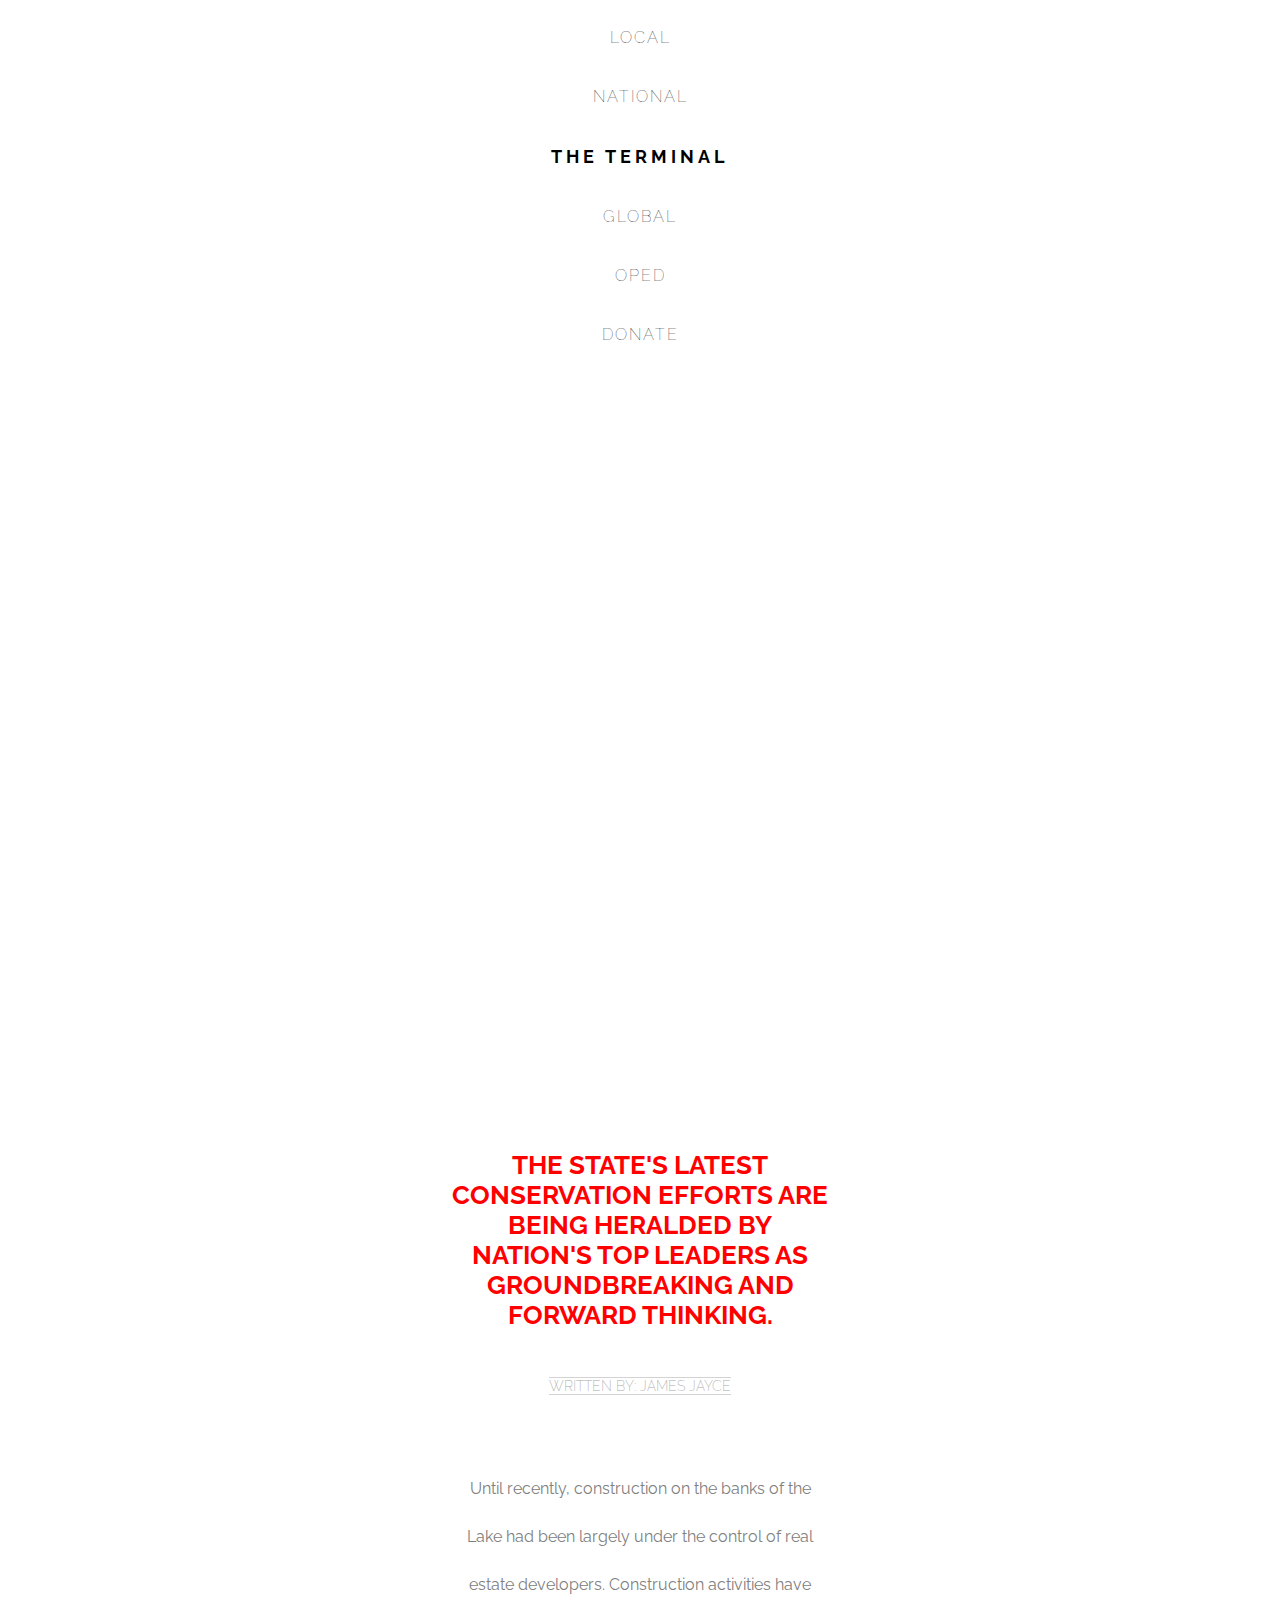
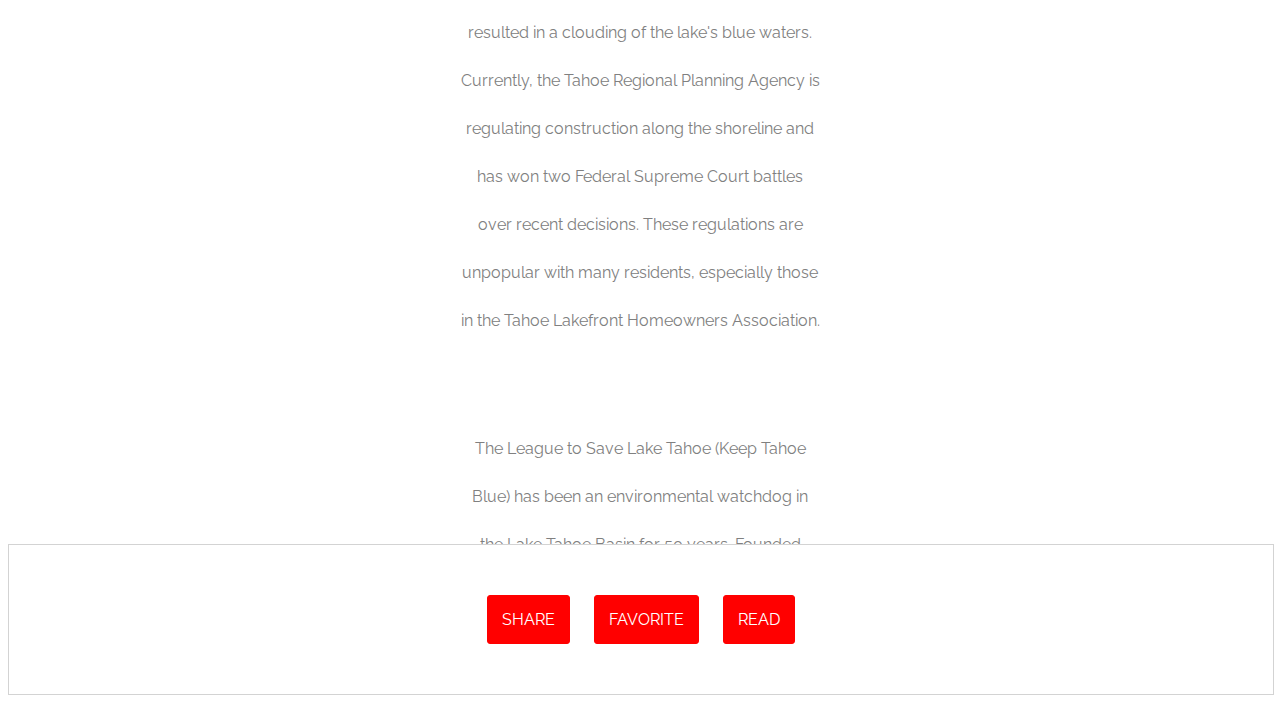
<file: CSS/3.The box model/index.html>
<!DOCTYPE html>
<html>
<head>
  <title>The Terminal - Your Source for Fact-Based News</title>
  <link href="https://fonts.googleapis.com/css?family=Amatic+SC|Raleway:100,200,600,700" rel="stylesheet">
  <link rel="stylesheet" type="text/css" href="style.css">
</head>
<body>

  <nav class="navigation">
    <ul>
      <li>LOCAL</li>
      <li>NATIONAL</li>
      <li class="logo">THE TERMINAL</li>
      <li>GLOBAL</li>
      <li>OPED</li>
      <li class="donate">DONATE</li>
    </ul>
  </nav>

  <div id="banner">
    <div class="content">
      <h1>Conservation Efforts at Lake Tahoe Being Praised by Nation's Leaders</h1>
    </div>
  </div>

  <div id="main" class="content">
    <h3>THE STATE'S LATEST CONSERVATION EFFORTS ARE BEING HERALDED BY NATION'S TOP LEADERS AS GROUNDBREAKING AND FORWARD THINKING.</h3>
    <span class="byline">WRITTEN BY: JAMES JAYCE</span>
    <p>Until recently, construction on the banks of the Lake had been largely under the control of real estate developers. Construction activities have resulted in a clouding of the lake's blue waters. Currently, the Tahoe Regional Planning Agency is regulating construction along the shoreline and has won two Federal Supreme Court battles over recent decisions. These regulations are unpopular with many residents, especially those in the Tahoe Lakefront Homeowners Association.</p>

    <p>The League to Save Lake Tahoe (Keep Tahoe Blue) has been an environmental watchdog in the Lake Tahoe Basin for 50 years. Founded when a proposal to build a four-lane highway around the lake (with a bridge over the entrance to Emerald Bay) was proposed in 1957, the League has thwarted poorly designed development projects and environmentally unsound planning. The League embraces responsible and diversified use of the Lake's resources while protecting and restoring its natural attributes.</p>

    <div class="pull-quote">
      <h2>"THE LEAGUE EMBRACES RESPONSIBLE AND DIVERSIFIED USE OF THE LAKE'S RESOURCES WHILE PROTECTING AND RESTORING ITS NATURAL ATTRIBUTES"</h2>
    </div>

    <p>Since 1980, the Lake Tahoe Interagency Monitoring Program (LTIMP) has been measuring stream discharge and concentrations of nutrients and sediment in up to 10 tributary streams in the Lake Tahoe Basin, California-Nevada. The objectives of the LTIMP are to acquire and disseminate the water quality information necessary to support science-based environmental planning and decision making in the basin. The LTIMP is a cooperative program with support from 12 federal and state agencies with interests in the Tahoe Basin. This data set, together with more recently acquired data on urban runoff water quality, is being used by the Lahontan Regional Water Quality Control Board to develop a program (mandated by the Clean Water Act) to limit the flux of nutrients and fine sediment to the Lake.</p>

    <p>UC Davis remains a primary steward of the lake. The UC Davis Tahoe Environmental Research Center is dedicated to research, education and public outreach, and to providing objective scientific information for restoration and sustainable use of the Lake Tahoe Basin. Each year, it produces a well-publicized "State of the Lake" assessment report.</p>
  </div>

  <div class="share">
    <a href="#">SHARE</a>
    <a href="#">FAVORITE</a>
    <a href="#">READ</a>
  </div>

</body>
</html>
</file>
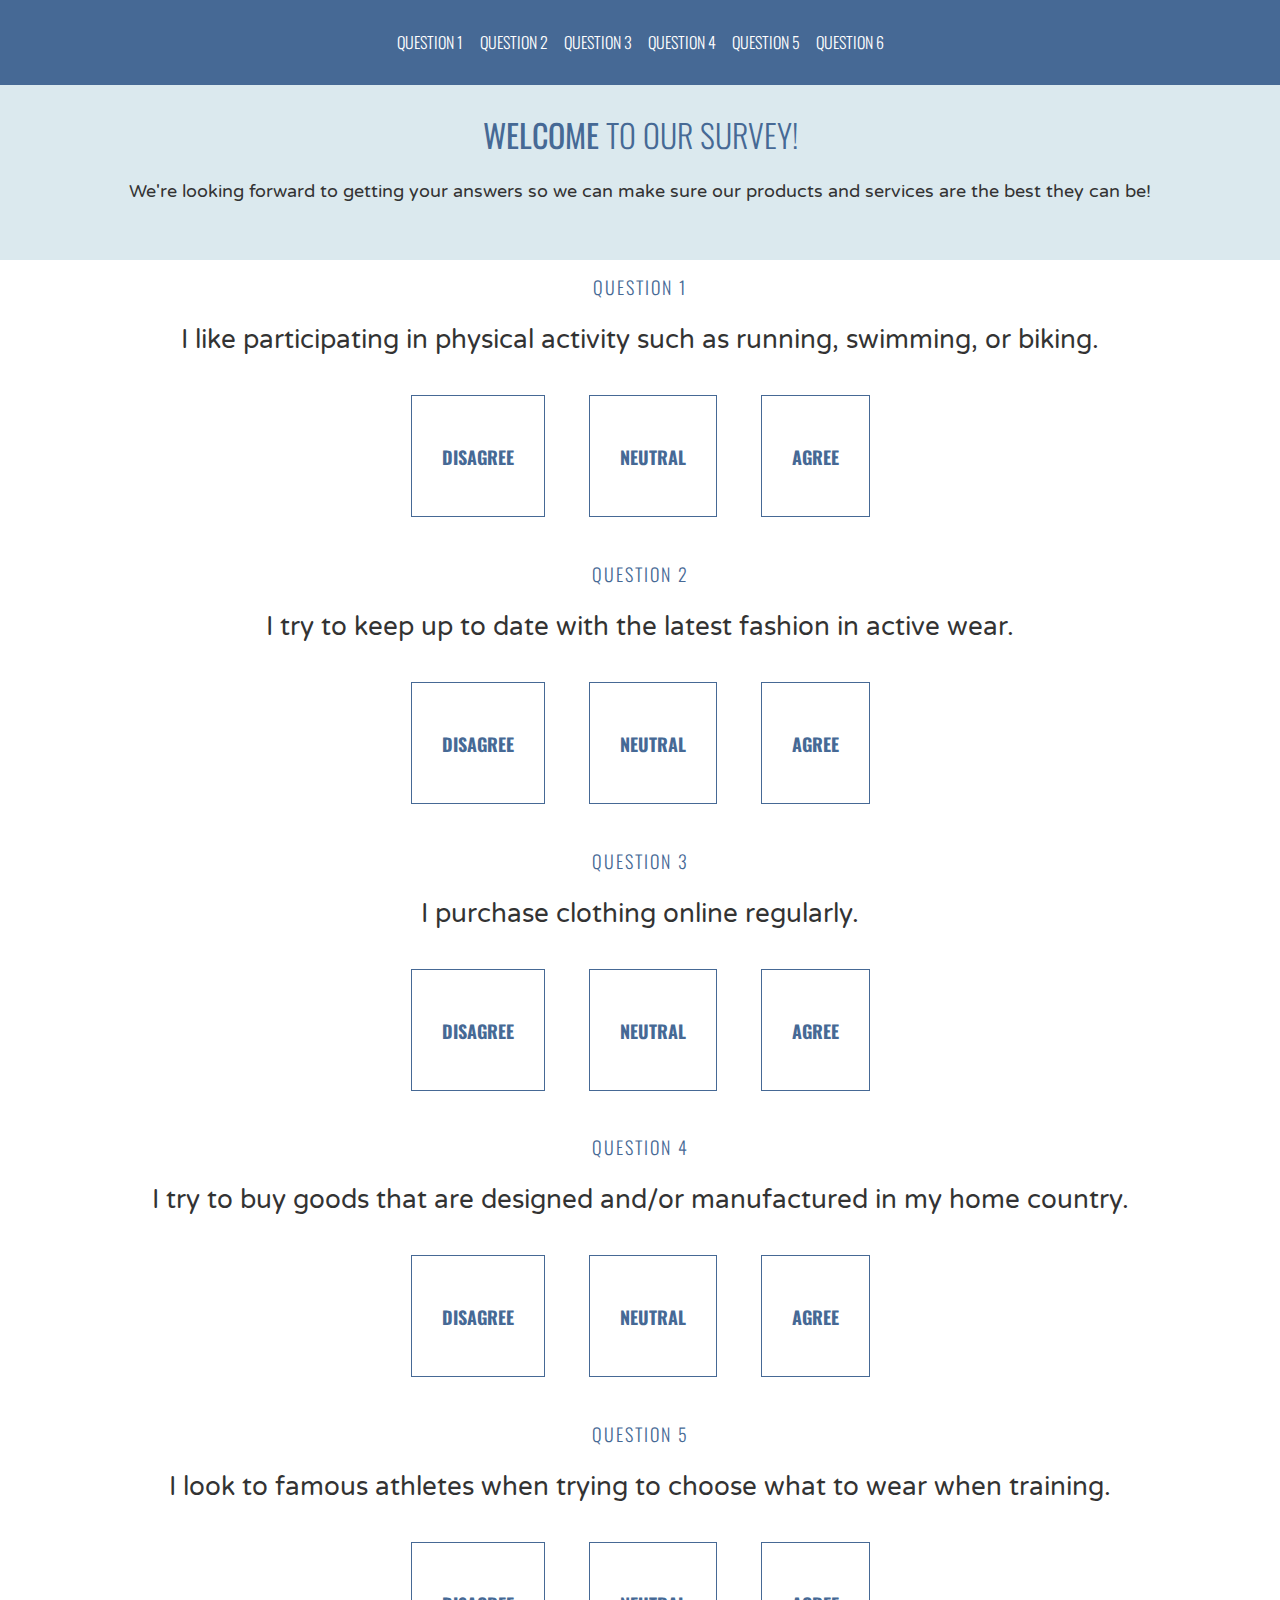
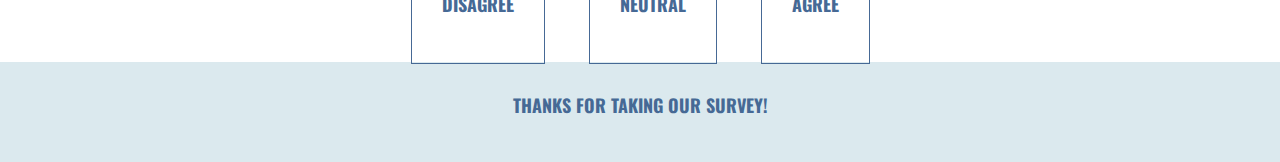
<file: CSS/5.Display and Positioning/index.html>
<!DOCTYPE html>
<html>
<head>
  <title>Please Participate in Our Survey!</title>
  <link href="https://fonts.googleapis.com/css?family=Oswald:300,700|Varela+Round" rel="stylesheet">
  <link rel="stylesheet" type="text/css" href="style.css">
</head>
<body>

  <header>
    <ul>
      <li>Question 1</li>
      <li>Question 2</li>
      <li>Question 3</li>
      <li>Question 4</li>
      <li>Question 5</li>
      <li>Question 6</li>
    </ul>
  </header>
  
  <div class="welcome">
    <h1><strong>Welcome</strong> to our survey!</h1>
    <p>We're looking forward to getting your answers so we can make sure our products and services are the best they can be!</p>
  </div>

  <div class="question">
    <h4>Question 1</h4>
    <h2>I like participating in physical activity such as running, swimming, or biking.</h2>

    <div class="answer">
      <h3>Disagree</h3>
    </div>

    <div class="answer">
      <h3>Neutral</h3>
    </div>

    <div class="answer">
      <h3>Agree</h3>
    </div>
  </div>

  <div class="question">
    <h4>Question 2</h4>
    <h2>I try to keep up to date with the latest fashion in active wear.</h2>

    <div class="answer">
      <h3>Disagree</h3>
    </div>

    <div class="answer">
      <h3>Neutral</h3>
    </div>

    <div class="answer">
      <h3>Agree</h3>
    </div>
  </div>

  <div class="question">
    <h4>Question 3</h4>
    <h2>I purchase clothing online regularly.</h2>

    <div class="answer">
      <h3>Disagree</h3>
    </div>

    <div class="answer">
      <h3>Neutral</h3>
    </div>

    <div class="answer">
      <h3>Agree</h3>
    </div>
  </div>

  <div class="question">
    <h4>Question 4</h4>
    <h2>I try to buy goods that are designed and/or manufactured in my home country.</h2>

    <div class="answer">
      <h3>Disagree</h3>
    </div>

    <div class="answer">
      <h3>Neutral</h3>
    </div>

    <div class="answer">
      <h3>Agree</h3>
    </div>
  </div>

  <div class="question">
    <h4>Question 5</h4>
    <h2>I look to famous athletes when trying to choose what to wear when training.</h2>

    <div class="answer">
      <h3>Disagree</h3>
    </div>

    <div class="answer">
      <h3>Neutral</h3>
    </div>

    <div class="answer">
      <h3>Agree</h3>
    </div>
  </div>

</body> <footer>
  <h3>Thanks for taking our survey!</h3>
    </footer>
</html>
</file>
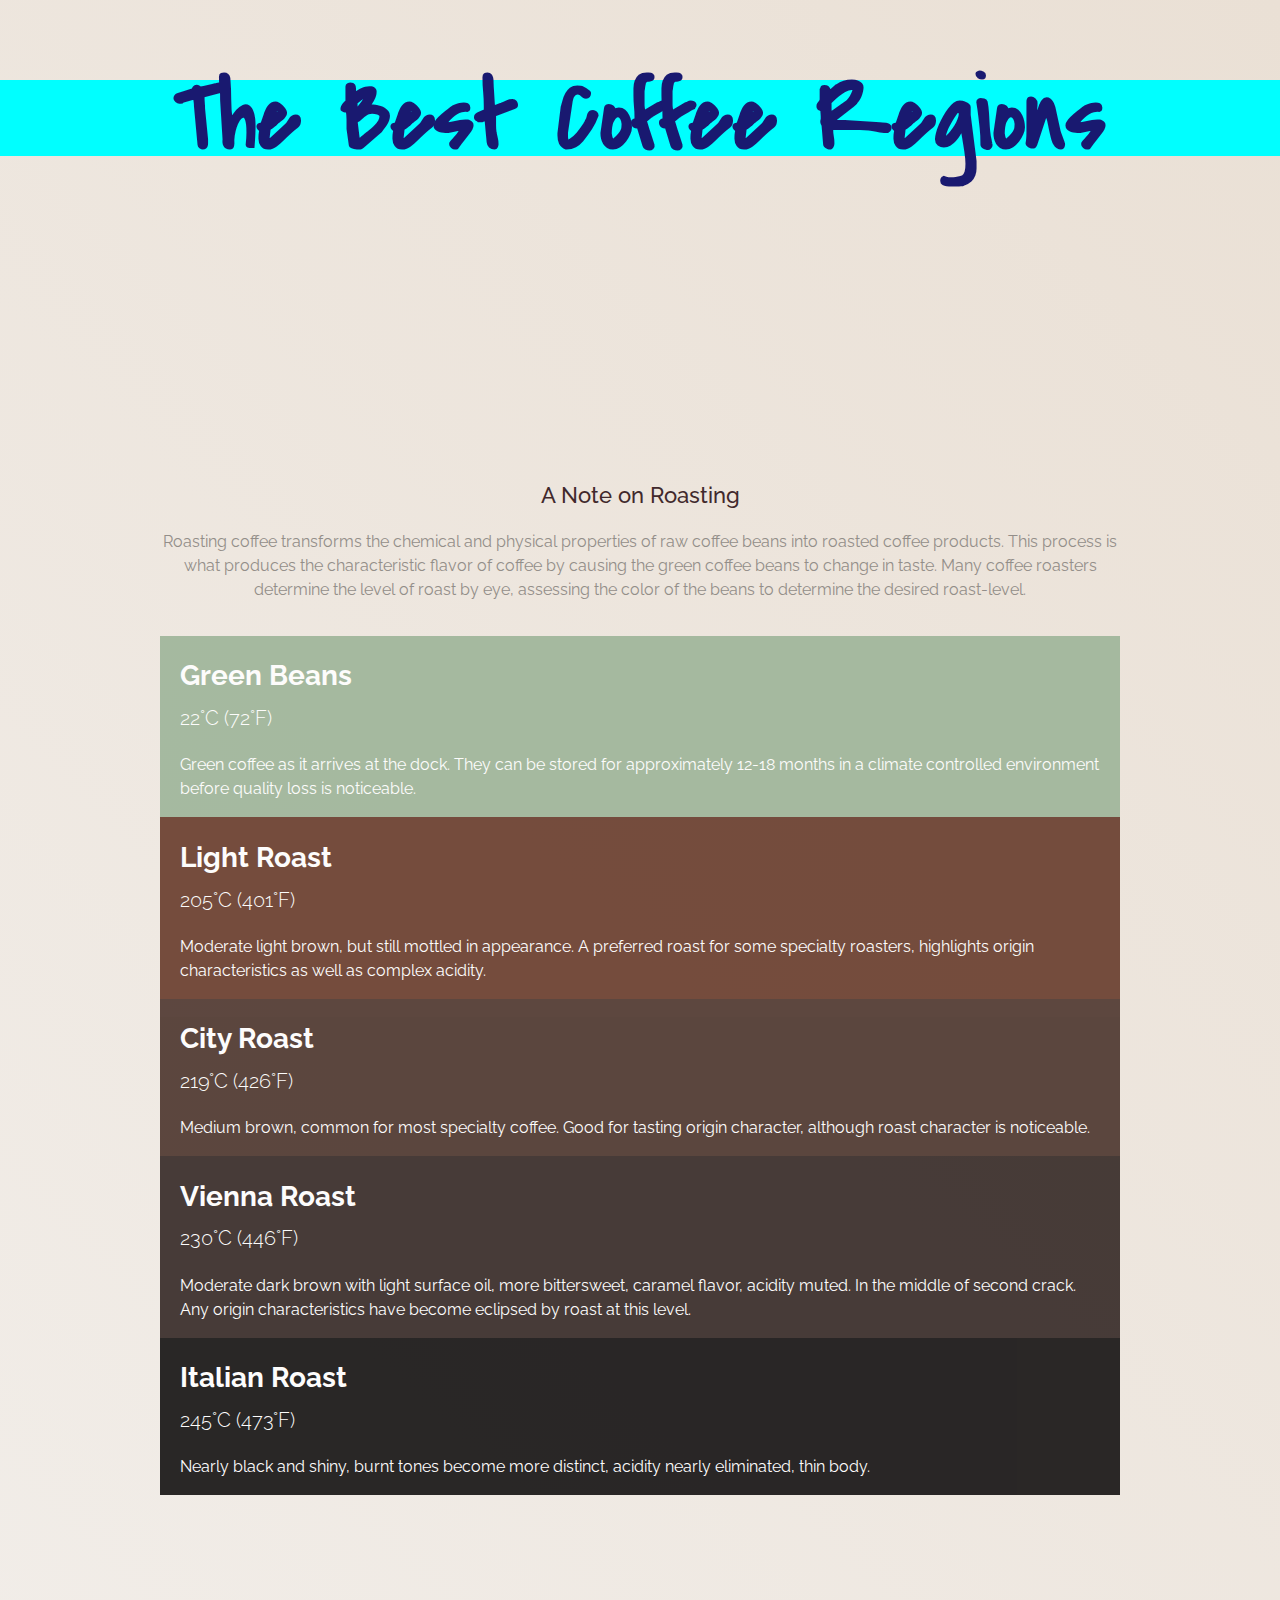
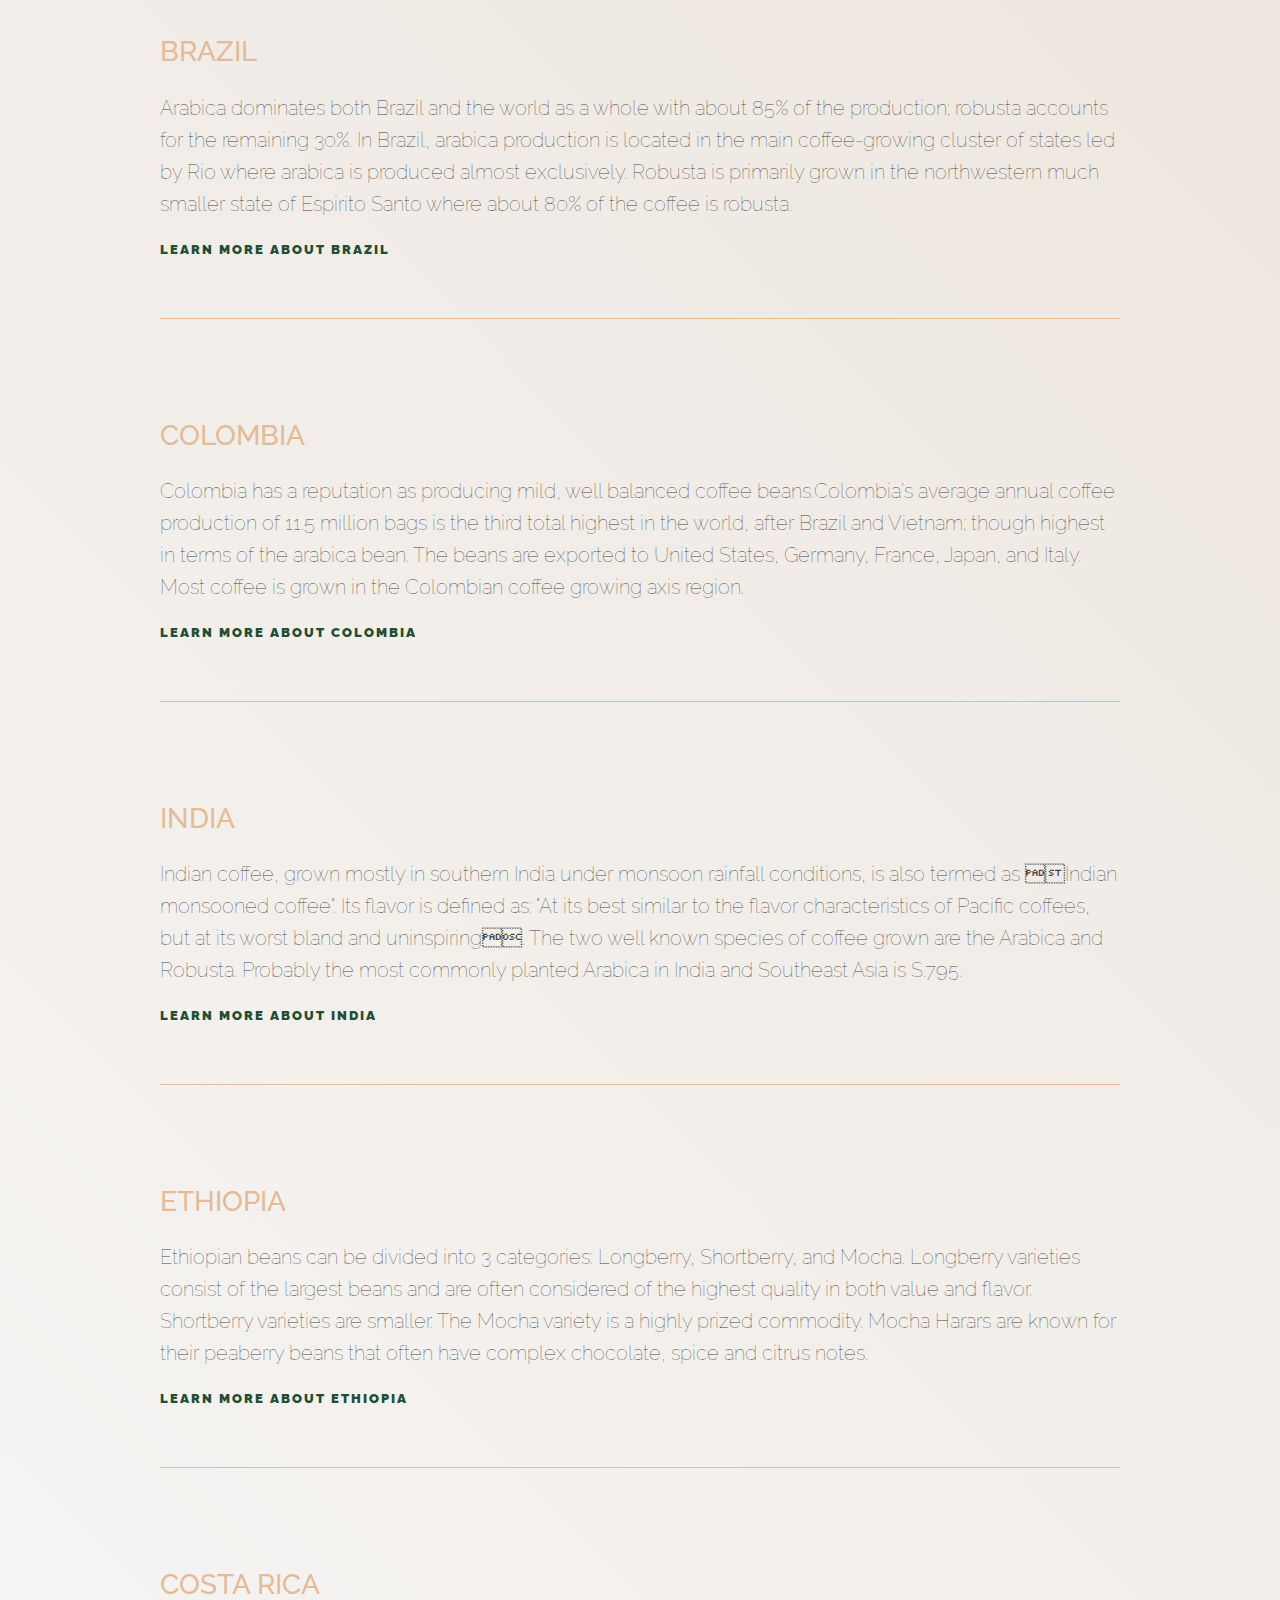
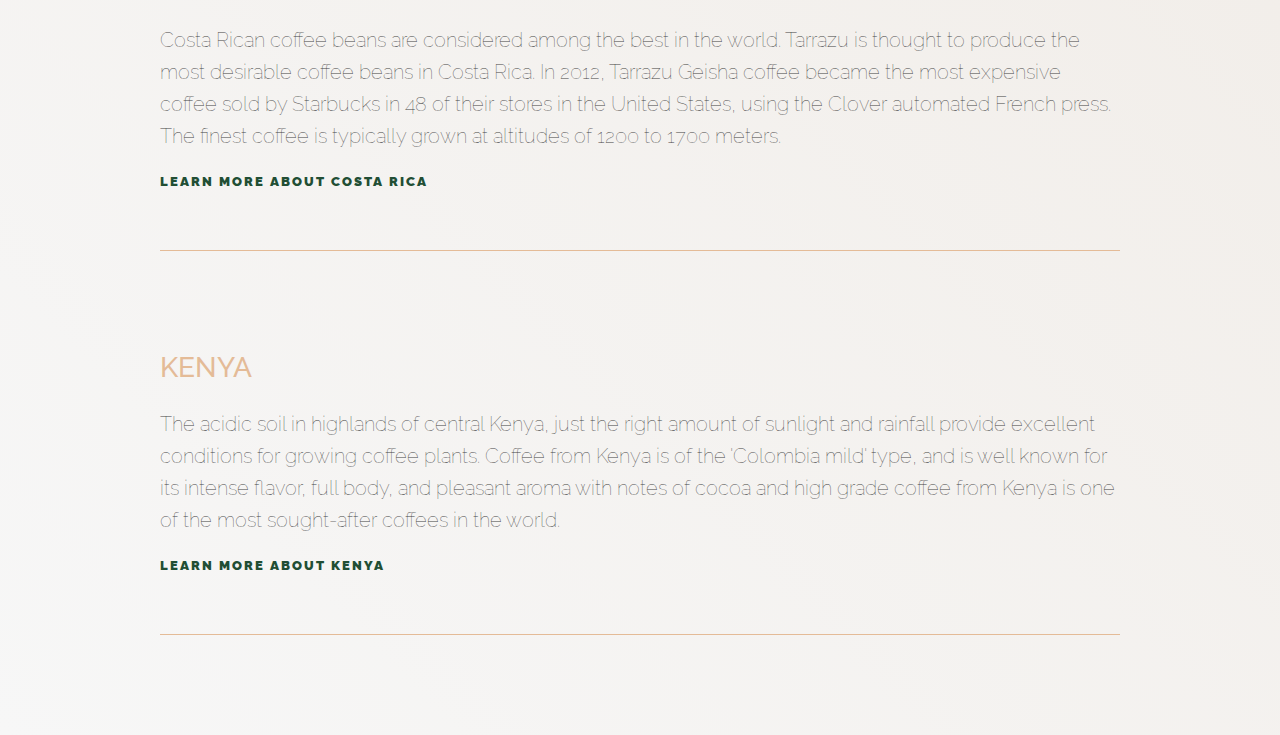
<file: CSS/6.Color/index.html>
<!DOCTYPE html>
<html>
<head>
  <title>The Best Coffee - By Region</title>
  <link href="https://fonts.googleapis.com/css?family=Covered+By+Your+Grace|Raleway:100,500,600,800" rel="stylesheet">
  <link rel="stylesheet" type="text/css" href="style.css">
</head>
<body>

  <div class="header">
    <h1>The Best Coffee Regions</h1>
  </div>

  <div class="roasting">
    <h3>A Note on Roasting</h3>
    <p>Roasting coffee transforms the chemical and physical properties of raw coffee beans into roasted coffee products. This process is what produces the characteristic flavor of coffee by causing the green coffee beans to change in taste. Many coffee roasters determine the level of roast by eye, assessing the color of the beans to determine the desired roast-level.</p>
  <br>
      <div class="spectrum">
        <div class="green">
          <h4>Green Beans</h4>
          <h5>22&degC (72&degF)</h5>
          <p>Green coffee as it arrives at the dock. They can be stored for approximately 12-18 months in a climate controlled environment before quality loss is noticeable.</p>
        </div>
        <div class="light">
          <h4>Light Roast</h4>
          <h5>205&degC (401&degF)</h5>
          <p>Moderate light brown, but still mottled in appearance. A preferred roast for some specialty roasters, highlights origin characteristics as well as complex acidity.</p>
        </div>
        <div class="city">
          <h4>City Roast</h4>
          <h5>219&degC (426&degF)</h5>
          <p>Medium brown, common for most specialty coffee. Good for tasting origin character, although roast character is noticeable.</p>
        </div>
        <div class="vienna">
          <h4>Vienna Roast</h4>
          <h5>230&degC (446&degF)</h5>
          <p>Moderate dark brown with light surface oil, more bittersweet, caramel flavor, acidity muted. In the middle of second crack. Any origin characteristics have become eclipsed by roast at this level.</p>
        </div>
        <div class="italian">
          <h4>Italian Roast</h4>
          <h5>245&degC (473&degF)</h5>
          <p>Nearly black and shiny, burnt tones become more distinct, acidity nearly eliminated, thin body.</p>
        </div>
      </div>
  </div>

  <ul>
    <li>
      <h2>Brazil</h2>
      <p>Arabica dominates both Brazil and the world as a whole with about 85% of the production; robusta accounts for the remaining 30%. In Brazil, arabica production is located in the main coffee-growing cluster of states led by Rio where arabica is
        produced almost exclusively. Robusta is primarily grown in the northwestern much smaller state of Espirito Santo where about 80% of the coffee is robusta.</p>
      <a href="#">Learn More about Brazil</a>
    </li>
    <li>
      <h2>Colombia</h2>
      <p>Colombia has a reputation as producing mild, well balanced coffee beans.Colombia's average annual coffee production of 11.5 million bags is the third total highest in the world, after Brazil and Vietnam; though highest in terms of the arabica
        bean. The beans are exported to United States, Germany, France, Japan, and Italy. Most coffee is grown in the Colombian coffee growing axis region.</p>
      <a href="#">Learn More about Colombia</a>
    </li>
    <li>
      <h2>India</h2>
      <p>Indian coffee, grown mostly in southern India under monsoon rainfall conditions, is also termed as Indian monsooned coffee". Its flavor is defined as: "At its best similar to the flavor characteristics of Pacific coffees, but at its worst bland and uninspiring. The two well known species of coffee grown are the Arabica and Robusta. Probably the most commonly planted Arabica in India and Southeast Asia is S.795.</p>
      <a href="#">Learn More about India</a>
    </li>
    <li>
      <h2>Ethiopia</h2>
      <p>Ethiopian beans can be divided into 3 categories: Longberry, Shortberry, and Mocha. Longberry varieties consist of the largest beans and are often considered of the highest quality in both value and flavor. Shortberry varieties are smaller. The Mocha variety is a highly prized commodity. Mocha Harars are known for their peaberry beans that often have complex chocolate, spice and citrus notes.</p>
      <a href="#">Learn More about Ethiopia</a>
    </li>
    <li>
      <h2>Costa Rica</h2>
      <p>Costa Rican coffee beans are considered among the best in the world. Tarrazu is thought to produce the most desirable coffee beans in Costa Rica. In 2012, Tarrazu Geisha coffee became the most expensive coffee sold by Starbucks in 48 of their stores in the United States, using the Clover automated French press. The finest coffee is typically grown at altitudes of 1200 to 1700 meters.</p>
      <a href="#">Learn More about Costa Rica</a>
    </li>
    <li>
      <h2>Kenya</h2>
      <p>The acidic soil in highlands of central Kenya, just the right amount of sunlight and rainfall provide excellent conditions for growing coffee plants. Coffee from Kenya is of the 'Colombia mild' type, and is well known for its intense flavor, full body, and pleasant aroma with notes of cocoa and high grade coffee from Kenya is one of the most sought-after coffees in the world.</p>
      <a href="#">Learn More about Kenya</a>
    </li>
  </ul>

</body>
</html>
</file>
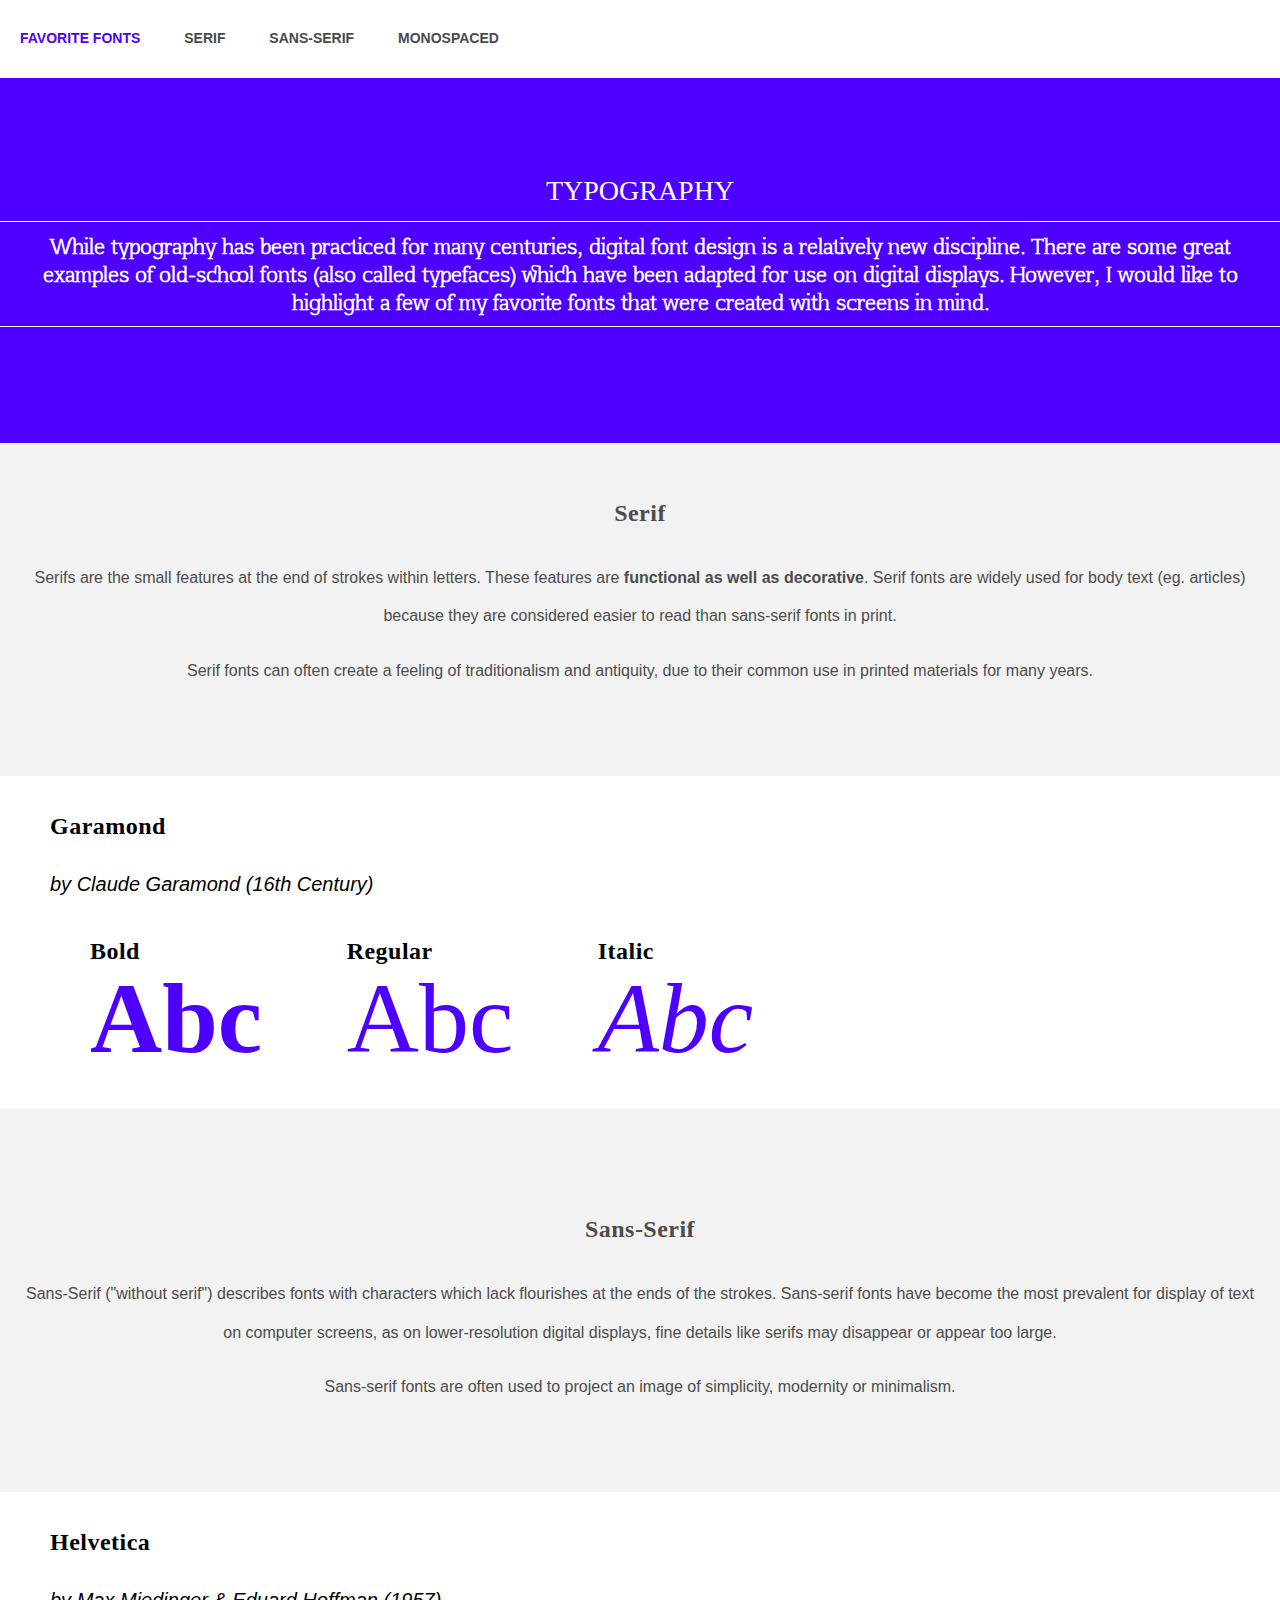
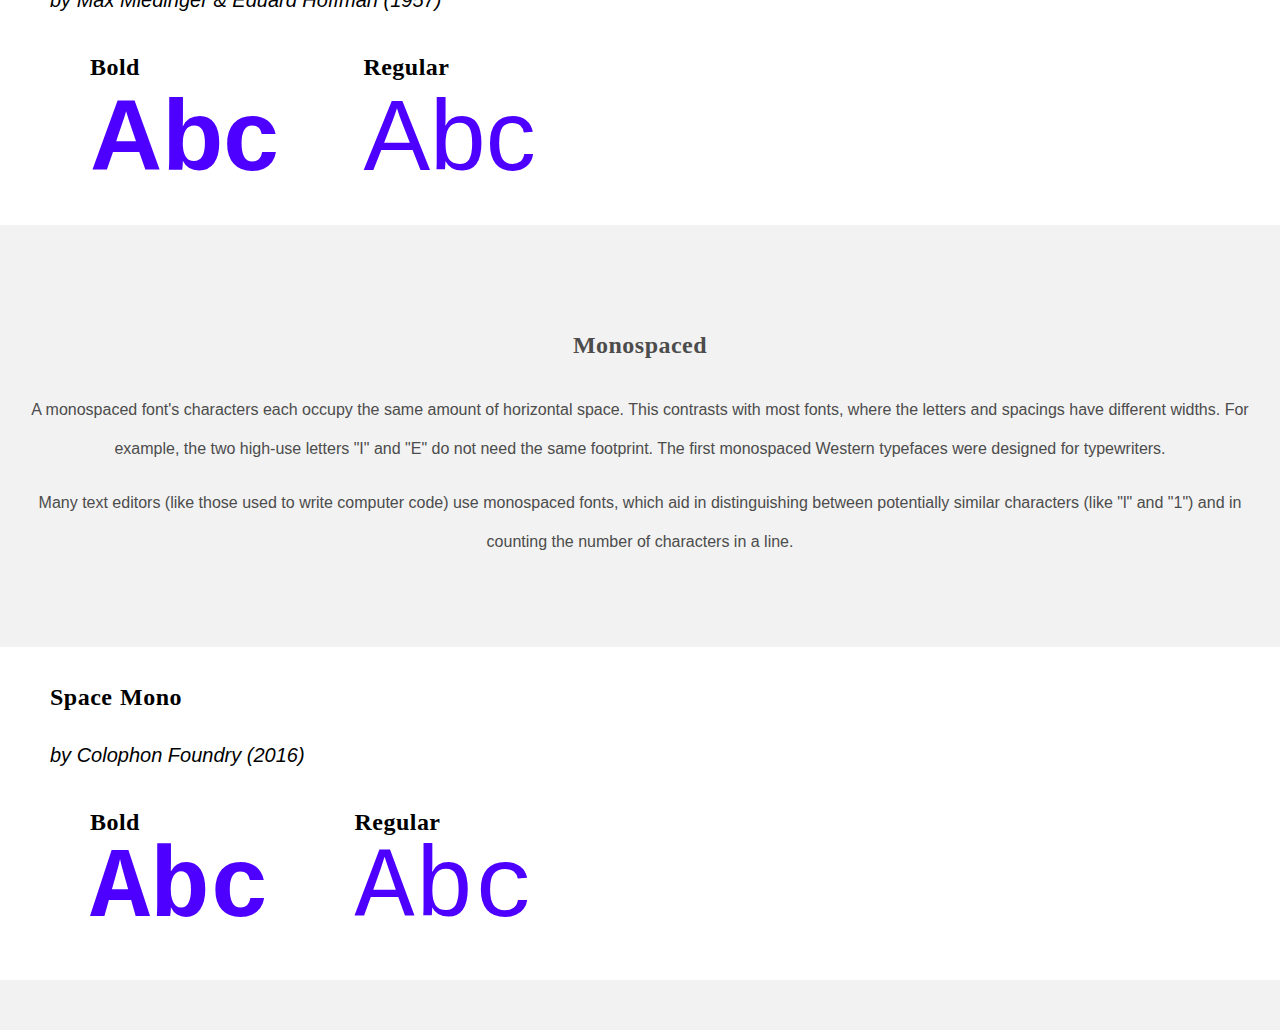
<file: CSS/7.Typography/index.html>
<!DOCTYPE html>
<html>
<head>
  <title>Typography Blog</title>
  <link rel="stylesheet" type="text/css" href="styles/reset.css">
  <link rel="stylesheet" type="text/css" href="styles/style.css">

</head>
<body>

  <!-- Header -->
  <nav class="header">
    <ul>
      <li><a class="home" href="#top">FAVORITE FONTS</a></li>
      <li><a class="pagelink" href="#serif">SERIF</a></li>
      <li><a class="pagelink" href="#sans">SANS-SERIF</a></li>
      <li><a class="pagelink" href="#mono">MONOSPACED</a></li>
    </ul>
  </nav>

  <!-- Banner Section -->
  <div class="banner">
    <h1>Typography</h1>
      <p>While typography has been practiced for many centuries, digital font design is a relatively new discipline. There are some great examples of old-school fonts (also called typefaces) which have been adapted for use on digital displays. However, I would like to highlight a few of my favorite fonts that were created with screens in mind.</p>
  </div>

  <!-- Serif Section -->
  <div id="serif">

    <!-- Editorial Section - Serif -->
    <div class="editorial">
      <h2>Serif</h2>
      <p>Serifs are the small features at the end of strokes within letters. These features are <strong>functional as well as decorative</strong>. Serif fonts are widely used for body text (eg. articles) because they are considered easier to read than sans-serif fonts in print.</p>
      <p><em>Serif fonts can often create a feeling of traditionalism and antiquity, due to their common use in printed materials for many years.</em></p>
    </div>

    <!-- Font Card - Serif -->
    <div class="font-card garamond">
      <h2>Garamond</h2>
      <p class="creator">by Claude Garamond (16th Century)</p>
      <div class="garamond">
        <span class="sample">
          <h2>Bold</h2>
          <span class="bold text">Abc</span>
        </span>
        <span class="sample">
          <h2>Regular</h2>
          <span class="regular text">Abc</span>
        </span>
        <span class="sample">
          <h2>Italic</h2>
          <span class="italic text">Abc</span>
        </span>
      </div>
    </div>
  </div>

  <!-- Sans-Serif Section -->
  <div id="sans">

    <!-- Editorial Section - Sans-Serif -->
    <div class="editorial">
      <h2>Sans-Serif</h2>
      <p>Sans-Serif ("without serif") describes fonts with characters which lack flourishes at the ends of the strokes. Sans-serif fonts have become the most prevalent for display of text on computer screens, as on lower-resolution digital displays, fine details like serifs may disappear or appear too large.</p>
      <p><em>Sans-serif fonts are often used to project an image of simplicity, modernity or minimalism.</em></p>
    </div>

    <!-- Font Card - Sans-Serif -->
    <div class="font-card">
      <h2>Helvetica</h2>
      <p class="creator">by Max Miedinger & Eduard Hoffman (1957)</p>
      <div class="helvetica">
        <span class="sample">
          <h2>Bold</h2>
          <span class="bold text">Abc</span>
        </span>
        <span class="sample">
          <h2>Regular</h2>
          <span class="regular text">Abc</span>
        </span>
      </div>
    </div>
  </div>

  <!-- Monospaced Section -->
  <div id="mono">

    <!-- Editorial - Monospaced -->
    <div class="editorial">
      <h2>Monospaced</h2>
      <p>A monospaced font's characters each occupy the same amount of horizontal space. This contrasts with most fonts, where the letters and spacings have different widths. For example, the two high-use letters "I" and "E" do not need the same footprint. The first monospaced Western typefaces were designed for typewriters.</p>
      <p><em>Many text editors (like those used to write computer code) use monospaced fonts, which aid in distinguishing between potentially similar characters (like "l" and "1") and in counting the number of characters in a line.</em></p>
    </div>

    <!-- Font Card - Monospaced -->
    <div class="font-card">
      <h2>Space Mono</h2>
      <p class="creator">by Colophon Foundry (2016)</p>
      <div class="space">
        <span class="sample">
          <h2>Bold</h2>
          <span class="bold text">Abc</span>
        </span>
        <span class="sample">
          <h2>Regular</h2>
          <span class="regular text">Abc</span>
        </span>
      </div>
    </div>
  </div>
</body>
</html>
</file>
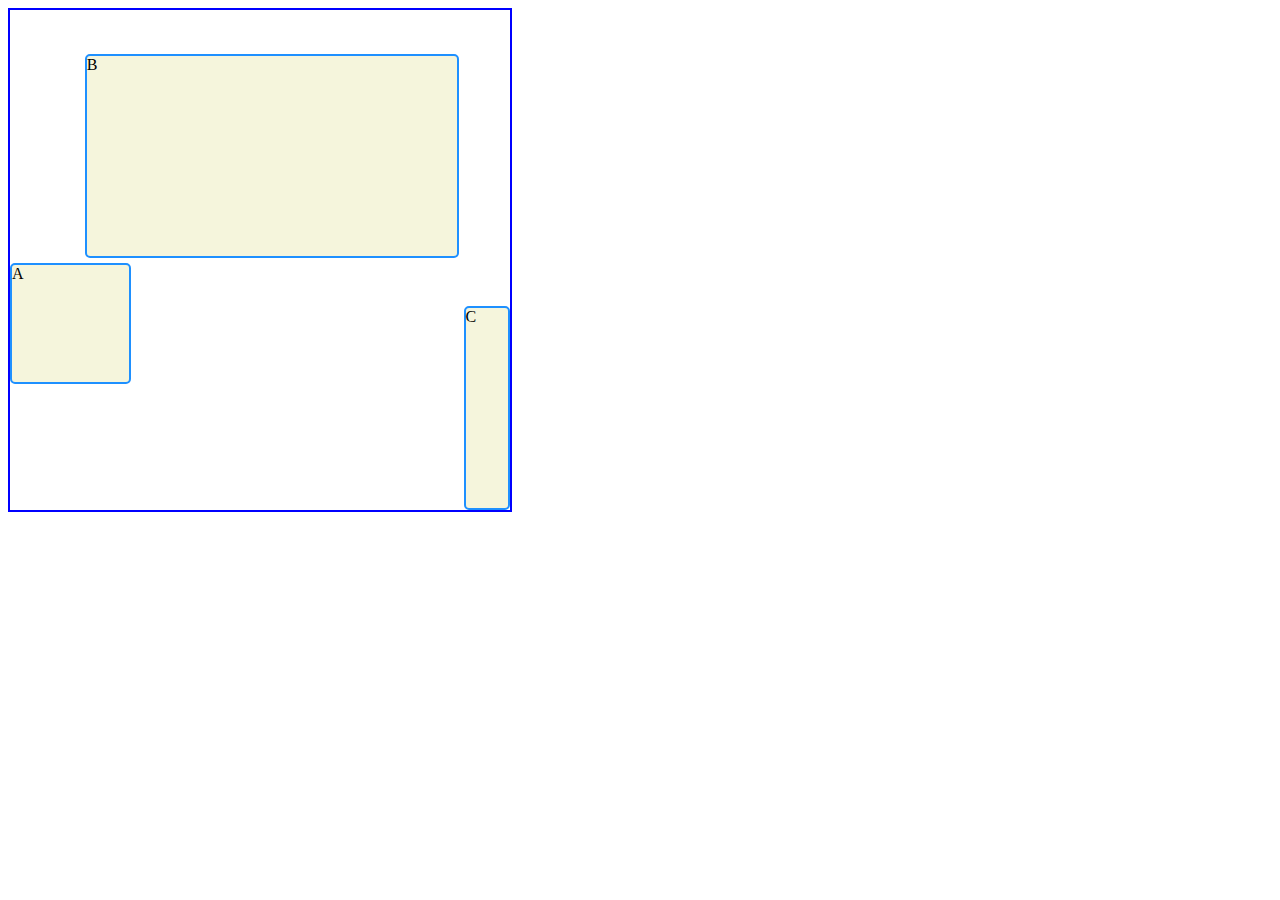
<file: CSS/8.grid essentials/index.html>
<!DOCTYPE html>
<html>
<head>
  <link rel='stylesheet' type='text/css' href='style.css'></head>
  
<body>
  <div class="grid">
    <div class="box a">A</div>
    <div class="box b">B</div>
    <div class="box c">C</div>

  </div>
</body>

</html>
</file>
<file: CSS/3.The box model/style.css>
body {
  background-color: white;
  font-family: 'Raleway', sans-serif;
}

.navigation ul {
  margin: 0;
  padding: 0;
  text-align: center;
}

.navigation li {
  font-weight: 100;
  letter-spacing: 2px;
  padding: 20px;
}

.navigation  li.logo {
  color: black;
  font-size: 18px;
  font-weight: 700;
  letter-spacing: 4px;
}

#banner {
  background-image: url("https://s3.amazonaws.com/codecademy-content/courses/web-101/unit-6/htmlcss1-img_tahoe.jpeg");
  background-size: cover;
  background-position: bottom center;
  height: 700px;
  width: 100%;
}

#banner .content h1 {
  border: 3px solid white;
  position: relative;
  top: 50px;
  width: 400px;
  margin: 0 auto;
}

#main {
  margin: 0 auto;
  padding: 40px;
  text-align: center;
  width: 400px;
  height: 1000px;
  overflow: scroll;
}

h1 {
  color: white;
  font-size: 42px;
  font-weight: 600;
  text-align: center;
}

h2 {
  border: 1px dotted red;
  color: red;
  font-size: 14px;
  line-height: 48px;
  padding: 20px 30px;
  margin: 30px 20px;
  text-align: center;
}

h3 {
  color: red;
  font-size: 26px;
  font-weight: 700;
  padding: 20px 10px;
}

p {
  color: grey;
  font-size: 16px;
  line-height: 48px;
  margin-top: 60px;
  padding: 10px 20px;
}

.pull-quote {
  margin: 0 auto;
  width: 400px;
}

.byline {
  border-bottom: 1px solid LightGrey;
  border-top: 1px solid LightGrey;
  color: DarkGrey;
  font-size: 14px;
  font-weight: 200;
}

.share {
  border: 1px solid LightGrey;
  padding: 40px 0px;
  position: relative;
  text-align: center;
  width: 100%;
}

.share a {
  background: red;
  border: 1px solid red;
  border-radius: 3px;
  color: white;
  display: inline-block;
  margin: 10px;
  padding: 14px;
  text-decoration: none;
}

.share a:hover {
  background: white;
  border: 1px solid red;
  color: red;
}
</file>
<file: CSS/5.Display and Positioning/style.css>
body {
  background-color: #FFF;
  margin: 0 auto;
}

header {
  background-color: #466995;
  border-bottom: 1px solid #466995;
  width: 100%;
  position: fixed;
	z-index: 10;
}
footer{
  height: 100px;
}

ul {
  margin: 30px auto;
  padding: 0 20px;
  text-align: center;
}

li {
  color: #FFF;
  font-family: 'Oswald', sans-serif;
  font-size: 16px;
  font-weight: 300;
  text-transform: uppercase;
  display: inline-block;
  width: 80px;
}

li:hover {
  color: #DBE9EE;
}

h1 {
  color: #466995;
  font-family: 'Oswald', sans-serif;
  font-size: 32px;
  font-weight: 300;
  text-transform: uppercase;
}

h2 {
  color: #333;
  font-family: 'Varela Round', sans-serif;
  font-size: 26px;
  font-weight: 100;
  margin: 0 auto 20px auto;
}

h3 {
  color: #466995;
  font-family: 'Oswald', sans-serif;
  font-size: 18px;
  text-align: center;
  font-weight: 700;
  text-transform: uppercase;
  padding: 30px;
}

h4 {
  color: #466995;
  font-family: 'Oswald', sans-serif;
  font-size: 18px;
  font-weight: 300;
  letter-spacing: 2px;
  text-align: center;
  text-transform: uppercase
}

p {
  color: #333;
  font-family: 'Varela Round', sans-serif;
  font-size: 18px;
}

footer {
  background-color: #DBE9EE;
  text-align: center;
}

.welcome {
  background-color: #DBE9EE;
  box-sizing: border-box;
  padding: 40px;
  text-align: center;
  width: 100%;
  position: relative;
  top: 50px;

}

.question {
  text-align: center;
  position: relative;
  top: 40px;
  	z-index: 2;
}

.answer {
  border: 1px solid #466995;
  margin: 20px;
  display: inline-block;
  height: 120px;
}

.answer:hover {
  background: #C0D6DF;
  color: #FFF;
}
</file>
<file: CSS/6.Color/style.css>
body {
  padding: 0;
  margin: 0;
  background: #F7F7F7;
  /* Old browsers */
  background: -moz-linear-gradient(45deg, #F7F7F7 0%, #EAE0D5 100%);
  /* FF3.6-15 */
  background: -webkit-linear-gradient(45deg, #F7F7F7 0%, #EAE0D5 100%);
  /* Chrome10-25,Safari5.1-6 */
  background: linear-gradient(45deg, #F7F7F7 0%, #EAE0D5 100%);
}

/** Header styles **/
.header {
  background-image: url(https://images.unsplash.com/photo-1455267847942-f4fdb784f0c5?dpr=1&auto=format&crop=entropy&fit=crop&w=1500&h=1000&q=80&cs=tinysrgb);
  height: 400px;
  background-position: center center;
}

.roasting {
  margin: 40px auto;
  padding: 20px 30px 40px 30px;
  background-color: #FFFFFFFFF;
  overflow: auto;
  width: 75%;
  border-radius: 4px;
  align-self: center;
}

.roasting p {
  color: #938E89;
  text-align: center;
  line-height: 24px;
  font-family: 'Raleway', sans-serif;
  font-size: 16px;
  font-weight: 400;
}

.spectrum div {
  font: inherit;
  padding: 0 20px;
  color: #FFFFFF;
  overflow: auto;
  opacity: 0.9;
}

.spectrum p {
  color: #FFFFFF;
  text-align: left;
}

/* Roast types */
.green {
  background-color: #9EB599;
}

.light {
  background-color: #683C2C;
}

.city {
  background-color: #4C352D;
}

.vienna {
  background-color: #352926;
}

.italian {
  background-color: #141212;
}

/* Typography */
h1 {
  color: #41292C;
  font-family: 'Covered By Your Grace', sans-serif;
  font-size: 100px;
  line-height: 76px;
  margin: 0;
  position: relative;
  text-align: center;
  top: 20%;
  color: MidnightBlue;
  background-color: Aqua;
}

h2 {
  color: #E4BB97;
  font-family: 'Raleway', sans-serif;
  font-size: 28px;
  font-weight: 500;
  text-align: left;
  text-transform: uppercase;
}

h3 {
  color: #41292C;
  font-family: 'Raleway', sans-serif;
  font-size: 22px;
  font-weight: 500;
  text-align: center;
}

h4 {
  font-family: 'Raleway', sans-serif;
  font-size: 28px;
  font-weight: 700;
  line-height: .2em;
}

h5 {
  font-family: 'Raleway', sans-serif;
  font-size: 20px;
  line-height: .2em;
  font-weight: 300;
}

/* Page elements */
ul {
  margin: 0 auto;
  padding: 0;
  width: 75%;
}

li {
  border-bottom: 1px solid #E4BB97;
  list-style: none;
  margin: 100px 0px;
  padding-bottom: 60px;
}

p {
  color: #444444;
  line-height: 32px;
  font-family: 'Raleway', sans-serif;
  font-size: 20px;
  font-weight: 100;
}

a {
  color: #214E34;
  font-family: 'Raleway', sans-serif;
  font-size: 13px;
  font-weight: 900;
  text-align: left;
  text-transform: uppercase;
  text-decoration: none;
  letter-spacing: 2px;
}
</file>
<file: CSS/7.Typography/styles/style.css>
/* Universal Styles */
@font-face{
  font-family: "Glegoo";
  src: url('../fonts/AftaSerifThin-Regular.otf') format('truetype');
}
html {
  font-size: 16px;
  font-family: "Arial", sans-serif;
}

body {
  background-color: #F2F2F2;
}

h1 {
  color: white;
  font-size: 28px;
  font-family: Georgia;
  text-transform: uppercase; 
  text-align: center;
}

h2 {
  font-size: 24px;
  font-weight: 700;
  line-height: 2.5;
  font-family: Georgia;
  word-spacing:0.05em;
  letter-spacing: 0.02em;
}

a {
  text-decoration: none;
}

p {
  margin: 16px 0;
  font-family: Helvetica;
    line-height: 2.4;

}

strong {
  font-weight: bold;
}

#serif, /* Offset linked sections to account for header. */
#sans,
#mono {
  padding-top: 77px;
  margin-top: -77px;
}

/* Header */

.header {
  font-family: "Arial", sans-serif;
  font-size: 14px;
  line-height: 1.25;
  background-color: #fff;
  position: fixed;
  top: 0;
  width: 100%;
	font-weight: 900;

}

.header li {
  display: inline-block;
}

.header a {
  display: block;
  color: #4A4A4A;
  padding: 30px 20px;
}

a.home {
  color: #4D00FF;
}


/* Banner Section */

.banner {
  background-color: #4D00FF;
  padding: 100px 0;
  margin-top: 77px;
  text-align: center;
 
}

.banner p {
  border-top: 1px solid #fff;
  border-bottom: 1px solid #fff;
  padding: 10px;
  color: #ffffff;
  font-weight: bold;
    line-height: 1.4;
 font-size: 20px;
  font-family: Glegoo;
}

/* Editorial Sections */

.editorial {
  padding: 20px;
  margin: 20px 0;
  text-align: center;
  color: #4C4C4C;
}

/* Font Card Sections */

.font-card {
  background-color: #ffffff;
  margin: 50px 0;
  padding: 20px 50px;
}

.font-card .creator {
  font-size: 20px;
  line-height: 1.25;
  font-style: italic;
}

.sample {
  display: inline-block;
  padding: 0 20px;
  margin: 20px;
}

.sample h2 {
  line-height: 1.5;
}

.sample .text {
  color: #4D00FF;
  font-size: 100px;
}
.space .sample .text{
  
  font-family: "Space Mono", monospace;
}

/* Add styles for the Garamond font here */
.garamond .sample .text{
  font-family: "Garamond", serif;
}

/* Add styles for the Helvetica font here */
.helvetica .sample .text{
  font-family: "Helvetica", sans-serif;
  
}
/* Add styles for the Space Mono font here */

.bold {
  font-weight: 900;
}

.regular {
  font-weight: normal;
}

.italic {
  font-weight: normal;
  font-style: italic;
}

/* Media Queries */

@media only screen and (max-width: 535px) {
  .header {
    font-size: 14px;
  }

  .header a {
    padding: 30px 20px;
  }

  a.home {
    display: none;
  }
}
</file>
<file: CSS/8.grid essentials/style.css>
.grid {
  display: grid;
  border: 2px blue solid;
  height: 500px;
  width: 500px;
  grid-template: repeat(4, 1fr 2fr) / repeat(4, 3fr 2fr);
  grid-gap: 5px;
}

.a {
  grid-area: 5 / 1 / span 2 / span 2;
  /*
  grid-row: 5 / span 2;
  grid-column: 1 / span 2;*/
}

.b {
 grid-area: 2 / 2 / span 3 / span 6;
  /* grid-column: 2 / span 6;
  grid-row: 2 / span 3;
	*/
}
.c {/*8 column and 6,7,8 rows, span for ending*/
  grid-area: 6 / 8 / span 3 / span 1;
}

/*grid-row-start
grid-column-start
grid-row-end
grid-column-end*/

.box {
  background-color: beige;
  color: black;
  border-radius: 5px;
  border: 2px dodgerblue solid;
}
</file>
